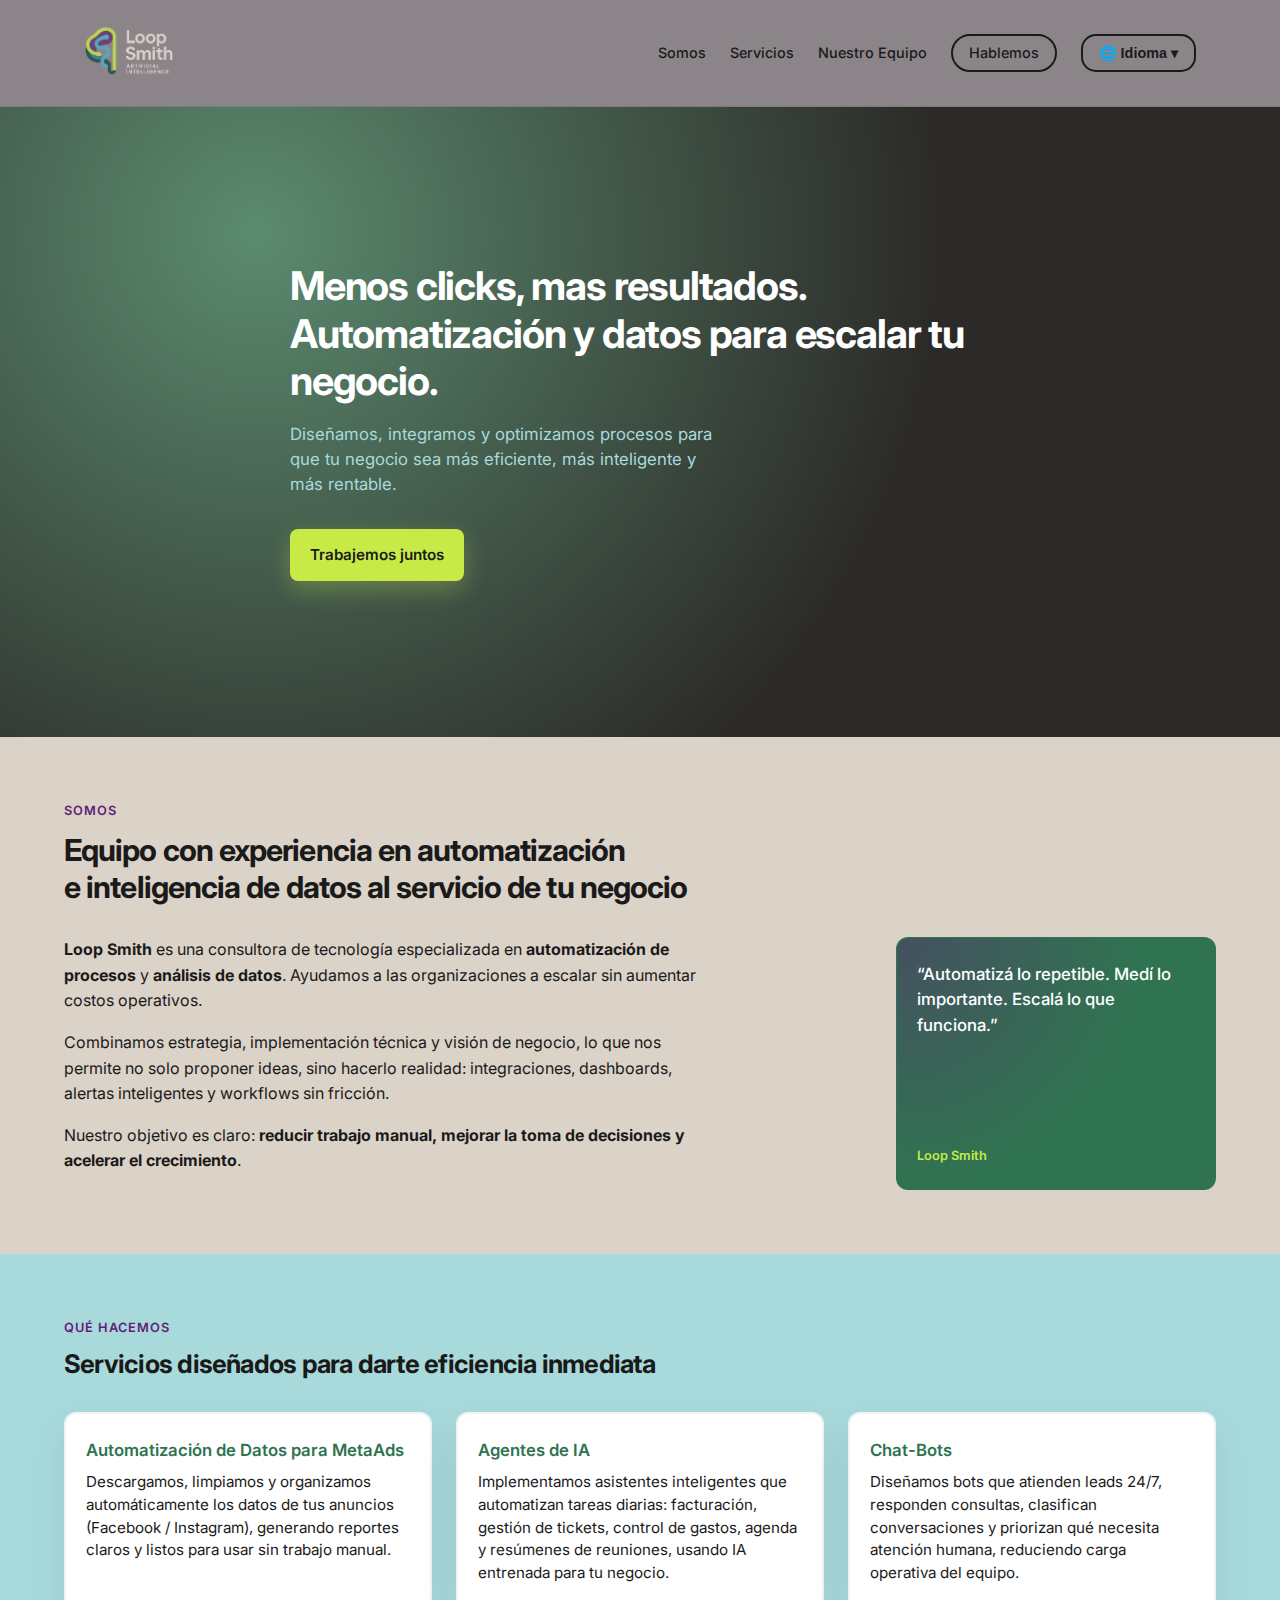
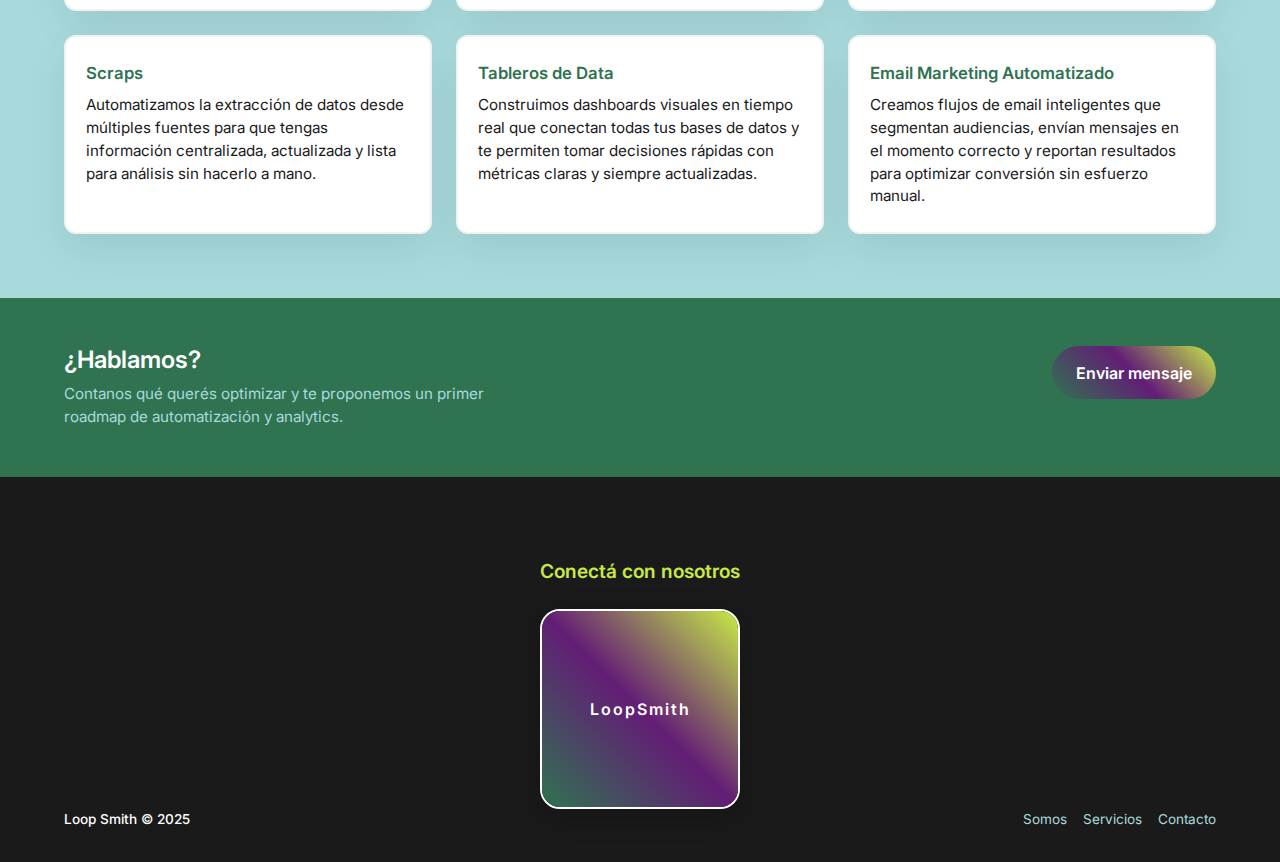
<file: index.html>
<!DOCTYPE html>
<html lang="es">
<head>
  <meta charset="UTF-8" />
  <meta name="viewport" content="width=device-width, initial-scale=1.0" />
 <meta name="description" content="Consultora tecnológica especializada en automatización de procesos, inteligencia artificial y análisis de datos. Impulsamos la eficiencia de tu negocio con soluciones digitales personalizadas.">
  <meta name="keywords" content="LoopSmith, análisis de datos, consultora de tecnología, inteligencia de datos, optimización de procesos" />
   <meta name="author" content="LoopSmith" />
  <title>LoopSmith | Automatización & Análisis de Datos</title>
  <meta property="og:title" content="LoopSmith | Consultora en Automatización, IA y Análisis de Datos">
<meta property="og:description" content="Automatizamos procesos y analizamos datos para impulsar tu crecimiento. Soluciones tecnológicas inteligentes para empresas modernas.">
<meta property="og:image" content="https://www.loop-smith.com/logo_4-Photoroom_2.png">
<meta property="og:url" content="https://www.loop-smith.com/">
<meta property="og:type" content="website">
<meta name="robots" content="index, follow">
<meta name="language" content="es">
<meta name="theme-color" content="#C7EA46">
<link rel="canonical" href="https://www.loop-smith.com/">
   <link rel="icon" type="image/x-icon" href="logo_4-Photoroom_2.png" />
  <link rel="stylesheet" href="styles.css" />
  <link rel="preconnect" href="https://fonts.gstatic.com">
  <link href="https://fonts.googleapis.com/css2?family=Inter:wght@400;500;600;700&display=swap" rel="stylesheet">
  <link rel="icon" type="image/png" href="/favicon-96x96.png" sizes="96x96" />
<link rel="icon" type="image/svg+xml" href="/favicon.svg" />
<link rel="shortcut icon" href="/favicon.ico" />
<link rel="apple-touch-icon" sizes="180x180" href="/apple-touch-icon.png" />
<link rel="manifest" href="/site.webmanifest" />
</head>
<body>

  <!-- NAVBAR -->
<header class="navbar">
  <div class="nav-inner container">

    <!-- SOLO LOGO -->
    <div class="brand">
      <img src="./logo_4-Photoroom_2.png" alt="LoopSmith logo" class="brand-logo" />
    </div>

    <!-- Botón Hamburguesa (solo mobile / tablet) -->
    <button class="nav-toggle" aria-label="Abrir menú" aria-expanded="false">
      <span class="burger-line"></span>
      <span class="burger-line"></span>
      <span class="burger-line"></span>
    </button>

    <!-- Links de navegación -->
    <nav class="nav-links">
  <a href="#somos">Somos</a>
  <a href="#servicios">Servicios</a>
  <a href="equipo.html">Nuestro Equipo</a>
  <a href="#contacto" class="btn-outline">Hablemos</a>
  <div class="language-dropdown">
  <button class="lang-button">🌐 Idioma ▾</button>
  <div class="dropdown-content">
    <a href="index.html" data-lang="es">Español</a>
    <a href="indexEn.html" data-lang="en">English</a>
    <!--<a href="#" data-lang="pt">Português</a>-->
  </div>
</div>
</nav>


  </div>
</header>



  <!-- HERO / PORTADA -->
  <section class="hero">
    <div class="hero-overlay"></div>

    <div class="hero-content container">
      <h1 class="hero-title">
        Menos clicks, mas resultados.<br />
        Automatización y datos para escalar tu negocio. 
        
      </h1>

      <p class="hero-subtitle">
        Diseñamos, integramos y optimizamos procesos para que tu negocio
        sea más eficiente, más inteligente y más rentable.
      </p>

      <a href="#contacto" class="btn-primary">Trabajemos juntos</a>
    </div>
  </section>

  <!-- SOMOS -->
  <section id="somos" class="about container">
    <div class="about-header">
      <p class="eyebrow">SOMOS</p>
      <h2 class="about-title">
        Equipo con experiencia en automatización<br />
        e inteligencia de datos al servicio de tu negocio
      </h2>
    </div>

    <div class="about-content">
      <div class="about-text">
        <p>
          <strong>Loop Smith</strong> es una consultora de tecnología
          especializada en <strong>automatización de procesos</strong> y
          <strong>análisis de datos</strong>.
          Ayudamos a las organizaciones a escalar sin aumentar costos operativos.
        </p>

        <p>
          Combinamos estrategia, implementación técnica y visión de negocio,
          lo que nos permite no solo proponer ideas, sino hacerlo realidad:
          integraciones, dashboards, alertas inteligentes y workflows sin fricción.
        </p>

        <p>
          Nuestro objetivo es claro: <strong>reducir trabajo manual,
          mejorar la toma de decisiones y acelerar el crecimiento</strong>.
        </p>
      </div>

      <div class="about-card">
        <div class="about-card-inner">
          <p class="quote">
            “Automatizá lo repetible. Medí lo importante. Escalá lo que funciona.”
          </p>
          <p class="sig">Loop Smith</p>
        </div>
      </div>
    </div>
  </section>

 <!-- SERVICIOS -->
<section id="servicios" class="services">
  <div class="container">
    <p class="eyebrow">QUÉ HACEMOS</p>
    <h2 class="services-title">
      Servicios diseñados para darte eficiencia inmediata
    </h2>

    <div class="services-grid" >
      <!-- 1 -->
      <div class="service-item">
        <h3>Automatización de Datos para MetaAds</h3>
        <p>
          Descargamos, limpiamos y organizamos automáticamente los datos de tus anuncios (Facebook / Instagram), generando reportes claros y listos para usar sin trabajo manual.
        </p>
      </div>

      <!-- 2 -->
      <div class="service-item">
        <h3>Agentes de IA</h3>
        <p>
          Implementamos asistentes inteligentes que automatizan tareas diarias: facturación, gestión de tickets, control de gastos, agenda y resúmenes de reuniones, usando IA entrenada para tu negocio.
        </p>
      </div>

      <!-- 3 -->
      <div class="service-item">
        <h3>Chat-Bots</h3>
        <p>
          Diseñamos bots que atienden leads 24/7, responden consultas, clasifican conversaciones y priorizan qué necesita atención humana, reduciendo carga operativa del equipo.
        </p>
      </div>

      <!-- 4 -->
      <div class="service-item">
        <h3>Scraps</h3>
        <p>
          Automatizamos la extracción de datos desde múltiples fuentes para que tengas información centralizada, actualizada y lista para análisis sin hacerlo a mano.
        </p>
      </div>

      <!-- 5 -->
      <div class="service-item">
        <h3>Tableros de Data</h3>
        <p>
          Construimos dashboards visuales en tiempo real que conectan todas tus bases de datos y te permiten tomar decisiones rápidas con métricas claras y siempre actualizadas.
        </p>
      </div>

      <!-- 6 (nuevo) -->
      <div class="service-item">
        <h3>Email Marketing Automatizado</h3>
        <p>
          Creamos flujos de email inteligentes que segmentan audiencias, envían mensajes en el momento correcto y reportan resultados para optimizar conversión sin esfuerzo manual.
        </p>
      </div>

    </div>
  </div>
</section>







  <!-- CONTACTO / CTA FINAL -->
  <section id="contacto" class="contact-cta">
    <div class="container contact-inner">
      <div class="contact-text">
        <h2>¿Hablamos?</h2>
        <p>
          Contanos qué querés optimizar y te proponemos un primer roadmap de automatización y analytics.
        </p>
      </div>
      <a class="btn-secondary" href="https://wa.me/5491128662553?text=Hola%20LoopSmith!%20Quisiera%20más%20información%20sobre%20sus%20servicios%20de%20automatización%20y%20tecnología.">Enviar mensaje</a>
    </div>
  </section>

  <footer class="footer">

<div class="footer-social">
  <h4>Conectá con nosotros</h4>
  <div class="social-wrapper">
    <div class="social-card">
      <div class="sc-bg"></div>
      <div class="sc-logo">
      
        <span>LoopSmith</span>
      </div>

      <!-- Instagram -->
      <a class="sc-box sc-box1" href="https://www.instagram.com/loopsmith.arg/" target="_blank" aria-label="Instagram">
        <span class="icon">
          <svg class="svg" viewBox="0 0 24 24">
            <path d="M7 2h10a5 5 0 0 1 5 5v10a5 5 0 0 1-5 5H7a5 5 0 0 1-5-5V7a5 5 0 0 1 5-5Zm5 5.5A4.5 4.5 0 1 0 16.5 12 4.5 4.5 0 0 0 12 7.5Zm0 7.2A2.7 2.7 0 1 1 14.7 12 2.7 2.7 0 0 1 12 14.7Zm5.6-8.3a1.1 1.1 0 1 0 1.1 1.1 1.1 1.1 0 0 0-1.1-1.1Z"/>
          </svg>
        </span>
      </a>

      <!-- LinkedIn -->
      <a class="sc-box sc-box2" href="https://linkedin.com/in/loop-smith-1630a7397" target="_blank" aria-label="LinkedIn">
        <span class="icon">
          <svg class="svg" viewBox="0 0 24 24">
            <path d="M4.98 3.5A2.5 2.5 0 1 1 2.5 6a2.5 2.5 0 0 1 2.48-2.5ZM3 8.98h3.96V21H3Zm6.49 0H13.3v1.65h.05a4.71 4.71 0 0 1 4.23-2.32c4.52 0 5.35 2.98 5.35 6.86V21h-3.96v-5.48c0-1.31-.02-3-1.83-3-1.83 0-2.11 1.43-2.11 2.91V21H9.49Z"/>
          </svg>
        </span>
      </a>

      

      <!-- Mail -->
      <a class="sc-box sc-box4" href="mailto:loopsmiths1@gmail.com" aria-label="Email">
        <span class="icon">
          <svg class="svg" viewBox="0 0 24 24">
            <path d="M20 4H4a2 2 0 0 0-2 2v12a2 2 0 0 0 2 2h16a2 2 0 0 0 2-2V6a2 2 0 0 0-2-2Zm0 4.2-8 5.3L4 8.2V6l8 5.3L20 6Z"/>
          </svg>
        </span>
      </a>
    </div>
  </div>
</div>




    <div class="container footer-inner">
      <div class="footer-brand">Loop Smith © 2025</div>
      <div class="footer-nav">
        <a href="#somos">Somos</a>
        <a href="#servicios">Servicios</a>
        <a href="#contacto">Contacto</a>
      </div>
    </div>
    
  </footer>
<!-- Overlay del popup de servicio -->
<!-- POPUP DE SERVICIO -->
<div id="service-overlay" class="service-overlay hidden">
  <div class="service-popup">
    <button class="close-btn">&times;</button>
    <div class="popup-content">
      <h3 id="popup-title"></h3>
      <p id="popup-description"></p>
    </div>
  </div>
</div>

  <script src="script.js"></script>
</body>
</html>
</file>
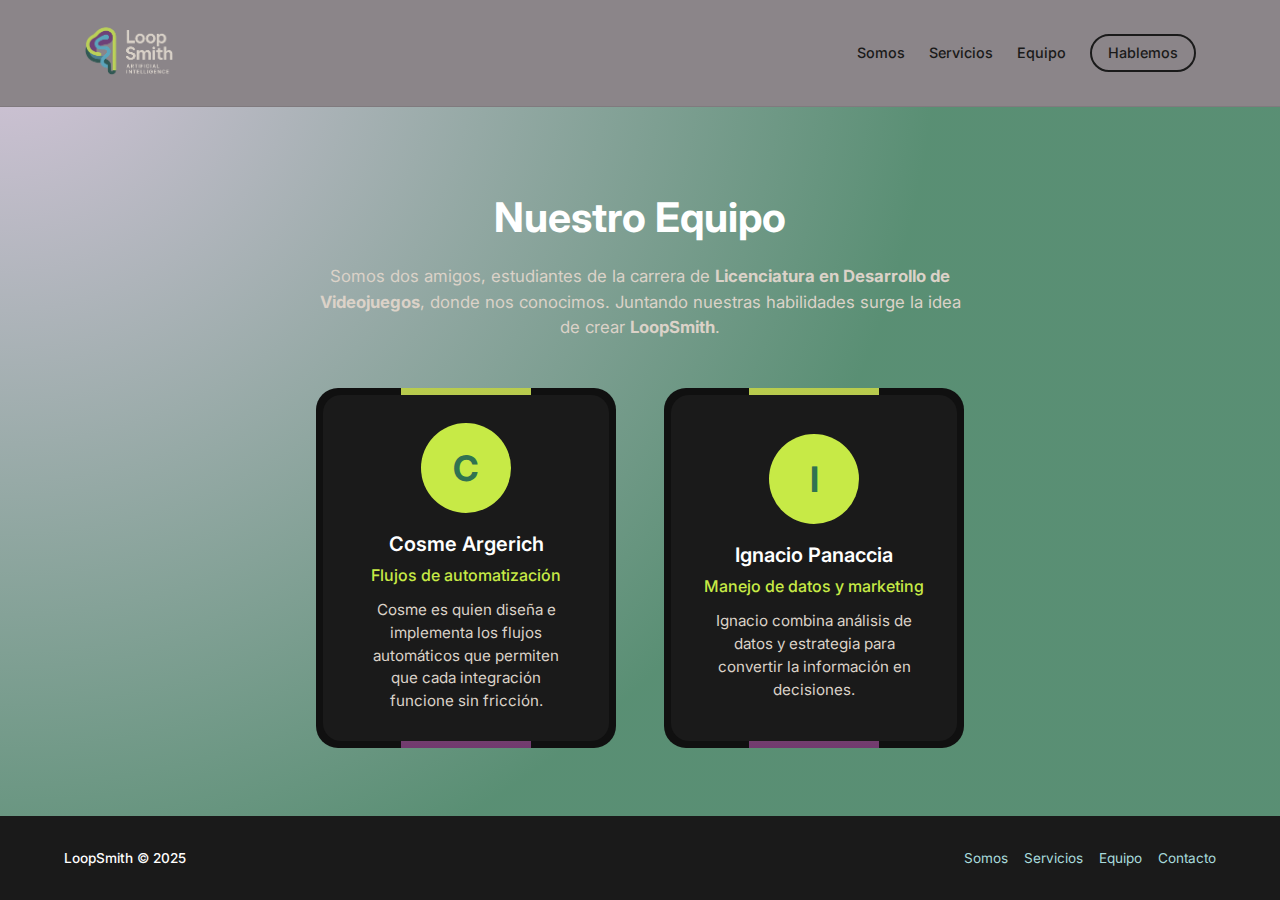
<file: equipo.html>
<!DOCTYPE html>
<html lang="es">
<head>
  <meta charset="UTF-8" />
  <meta name="viewport" content="width=device-width, initial-scale=1.0" />
  <meta name="description" content="Conoce al equipo detrás de LoopSmith, una consultora de tecnología especializada en automatización de procesos y análisis de datos." />
  <meta name="keywords" content="LoopSmith, equipo, consultora de tecnología, automatización de procesos, análisis de datos" />
   <meta name="author" content="LoopSmith" />
    <link rel="icon" type="image/x-icon" href="logo_4-Photoroom_2.png" />
  <title>LoopSmith | Nuestro Equipo</title>
  <link rel="stylesheet" href="styles.css" />
  <link href="https://fonts.googleapis.com/css2?family=Inter:wght@400;500;600;700&display=swap" rel="stylesheet">
  <script type="application/ld+json">
{
  "@context": "https://schema.org",
  "@type": "Organization",
  "name": "LoopSmith",
  "url": "https://www.loop-smith.com",
  "logo": "https://www.loop-smith.com/logo_4-Photoroom_2.png",
  "description": "LoopSmith es una consultora de tecnología especializada en automatización de procesos, inteligencia artificial y análisis de datos.",
  "founder": {
    "@type": "Person",
    "name": "Cosme Argerich & Ignacio Panaccia"
  },
  "sameAs": [
    "https://www.linkedin.com/company/loopsmith",
    "https://www.instagram.com/loopsmith"
  ],
  "address": {
    "@type": "PostalAddress",
    "addressLocality": "Buenos Aires",
    "addressCountry": "AR"
  },
  "contactPoint": {
    "@type": "ContactPoint",
    "contactType": "customer support",
    "email": "contacto@loop-smith.com",
    "availableLanguage": ["Spanish", "English"]
  }
}
</script>
</head>
<body class="team-body">

  <!-- NAVBAR (opcional, igual que la home) -->
  <header class="navbar">
    <div class="nav-inner container">
      <div class="brand">
        <a href="index.html">
          <img src="./logo_4-Photoroom_2.png" alt="LoopSmith logo" class="brand-logo" />
        </a>
      </div>
      <button class="nav-toggle" aria-label="Abrir menú" aria-expanded="false">
        <span class="burger-line"></span>
        <span class="burger-line"></span>
        <span class="burger-line"></span>
      </button>
      <nav class="nav-links">
        <a href="index.html#somos">Somos</a>
        <a href="index.html#servicios">Servicios</a>
        <a href="equipo.html">Equipo</a>
        <a href="index.html#contacto" class="btn-outline">Hablemos</a>
      </nav>
    </div>
  </header>

  <!-- SECCIÓN EQUIPO -->
  <section class="team-section">
    <div class="container">
      <h1 class="team-title">Nuestro Equipo</h1>
      <p class="team-intro">
        Somos dos amigos, estudiantes de la carrera de <strong>Licenciatura en Desarrollo de Videojuegos</strong>, 
        donde nos conocimos. Juntando nuestras habilidades surge la idea de crear <strong>LoopSmith</strong>.
      </p>

      <div class="team-grid">

        <!-- COSME -->
        <div class="team-card">
          <div class="team-avatar">
            <span class="avatar-initial">C</span>
          </div>
          <h3>Cosme Argerich</h3>
          <p class="role">Flujos de automatización</p>
          <p class="desc">
            Cosme es quien diseña e implementa los flujos automáticos que permiten que cada integración funcione sin fricción.
          </p>
        </div>

        <!-- IGNACIO -->
        <div class="team-card">
          <div class="team-avatar">
            <span class="avatar-initial">I</span>
          </div>
          <h3>Ignacio Panaccia</h3>
          <p class="role">Manejo de datos y marketing</p>
          <p class="desc">
            Ignacio combina análisis de datos y estrategia para convertir la información en decisiones.
          </p>
        </div>

      </div>
    </div>
  </section>

  <footer class="footer">
    <div class="container footer-inner">
      <div class="footer-brand">LoopSmith © 2025</div>
      <div class="footer-nav">
        <a href="index.html#somos">Somos</a>
        <a href="index.html#servicios">Servicios</a>
        <a href="equipo.html">Equipo</a>
        <a href="index.html#contacto">Contacto</a>
      </div>
    </div>
  </footer>

  <script src="script.js"></script>
</body>
</html>
</file>
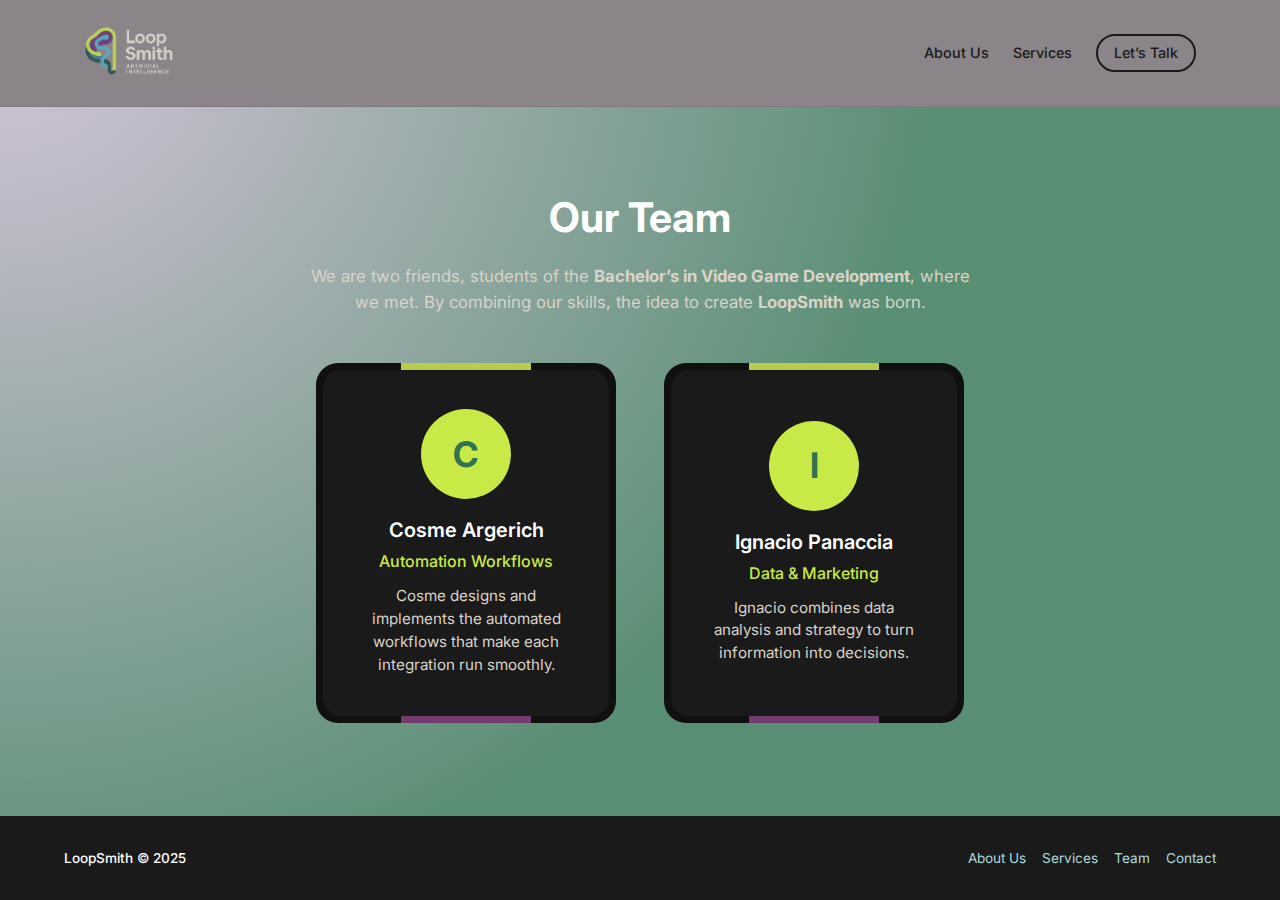
<file: equipoEn.html>
<!DOCTYPE html>
<html lang="en">
<head>
  <meta charset="UTF-8" />
  <meta name="viewport" content="width=device-width, initial-scale=1.0" />
  <title>LoopSmith | Our Team</title>
  <link rel="stylesheet" href="styles.css" />
  <link href="https://fonts.googleapis.com/css2?family=Inter:wght@400;500;600;700&display=swap" rel="stylesheet">
</head>
<body class="team-body">

  <!-- NAVBAR (optional, same as home) -->
  <header class="navbar">
    <div class="nav-inner container">
      <div class="brand">
        <a href="index.html">
          <img src="./logo_4-Photoroom_2.png" alt="LoopSmith logo" class="brand-logo" />
        </a>
      </div>
      <button class="nav-toggle" aria-label="Open menu" aria-expanded="false">
        <span class="burger-line"></span>
        <span class="burger-line"></span>
        <span class="burger-line"></span>
      </button>
      <nav class="nav-links">
        <a href="indexEn.html#somos">About Us</a>
        <a href="indexEn.html#servicios">Services</a>
        
        <a href="indexEn.html#contacto" class="btn-outline">Let’s Talk</a>
      </nav>
    </div>
  </header>

  <!-- TEAM SECTION -->
  <section class="team-section">
    <div class="container">
      <h1 class="team-title">Our Team</h1>
      <p class="team-intro">
        We are two friends, students of the <strong>Bachelor’s in Video Game Development</strong>,
        where we met. By combining our skills, the idea to create <strong>LoopSmith</strong> was born.
      </p>

      <div class="team-grid">

        <!-- COSME -->
        <div class="team-card">
          <div class="team-avatar">
            <span class="avatar-initial">C</span>
          </div>
          <h3>Cosme Argerich</h3>
          <p class="role">Automation Workflows</p>
          <p class="desc">
            Cosme designs and implements the automated workflows that make each integration run smoothly.
          </p>
        </div>

        <!-- IGNACIO -->
        <div class="team-card">
          <div class="team-avatar">
            <span class="avatar-initial">I</span>
          </div>
          <h3>Ignacio Panaccia</h3>
          <p class="role">Data & Marketing</p>
          <p class="desc">
            Ignacio combines data analysis and strategy to turn information into decisions.
          </p>
        </div>

      </div>
    </div>
  </section>

  <footer class="footer">
    <div class="container footer-inner">
      <div class="footer-brand">LoopSmith © 2025</div>
      <div class="footer-nav">
        <a href="index.html#somos">About Us</a>
        <a href="index.html#servicios">Services</a>
        <a href="equipo.html">Team</a>
        <a href="index.html#contacto">Contact</a>
      </div>
    </div>
  </footer>

  <script src="script.js"></script>
</body>
</html>
</file>
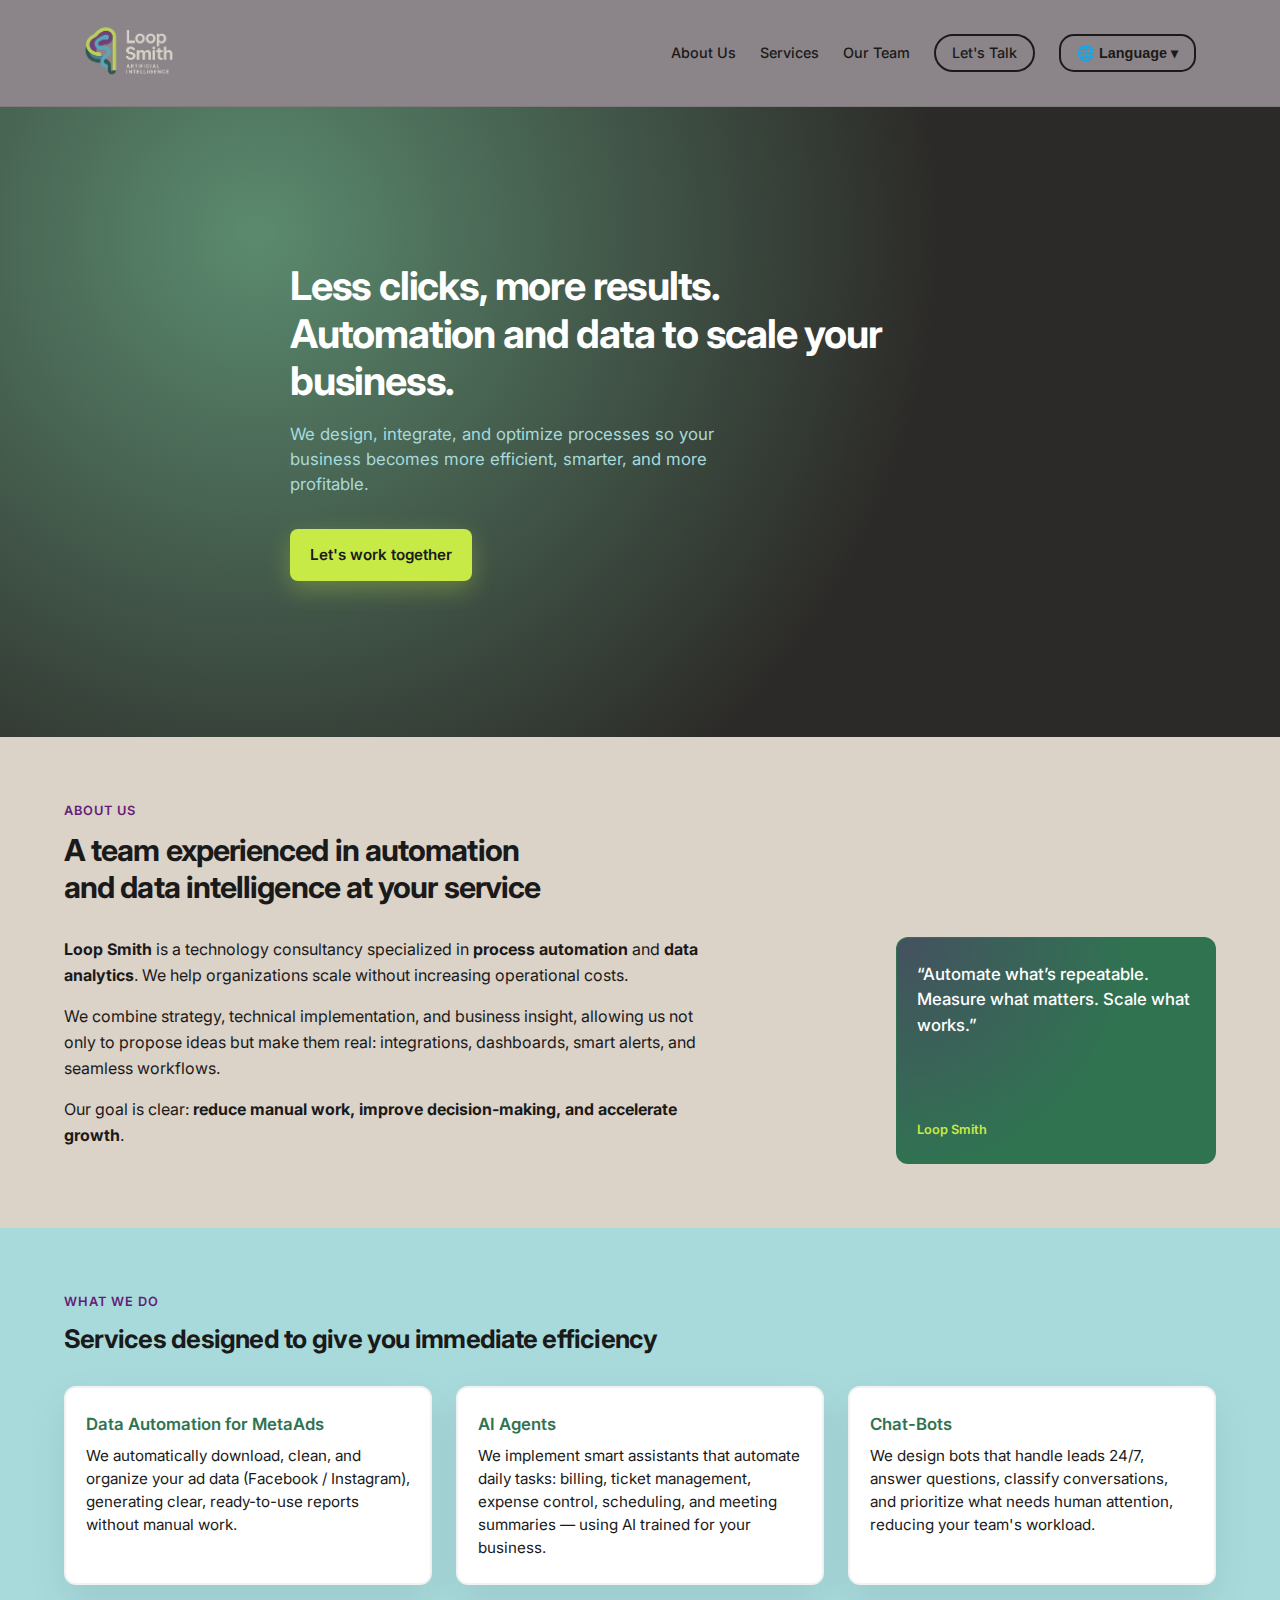
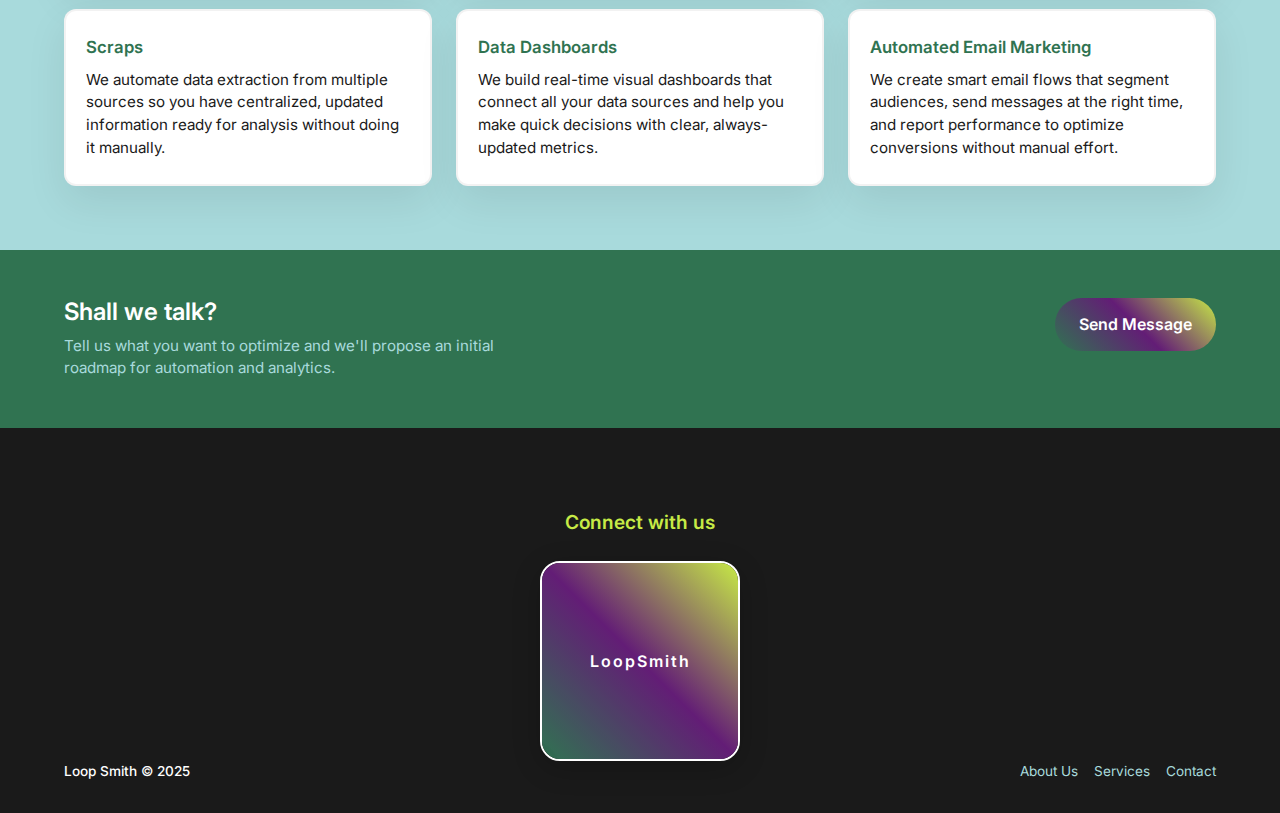
<file: indexEn.html>
<!DOCTYPE html>
<html lang="en">
<head>
  <meta charset="UTF-8" />
  <meta name="viewport" content="width=device-width, initial-scale=1.0" />
  <title>LoopSmith | Automation & Data Analytics</title>
  <link rel="stylesheet" href="styles.css" />
  <link rel="preconnect" href="https://fonts.gstatic.com">
  <link href="https://fonts.googleapis.com/css2?family=Inter:wght@400;500;600;700&display=swap" rel="stylesheet">
</head>
<body>

  <!-- NAVBAR -->
<header class="navbar">
  <div class="nav-inner container">

    <!-- LOGO ONLY -->
    <div class="brand">
      <img src="./logo_4-Photoroom_2.png" alt="LoopSmith logo" class="brand-logo" />
    </div>

    <!-- Hamburger Button (mobile / tablet only) -->
    <button class="nav-toggle" aria-label="Open menu" aria-expanded="false">
      <span class="burger-line"></span>
      <span class="burger-line"></span>
      <span class="burger-line"></span>
    </button>

    <!-- Navigation Links -->
    <nav class="nav-links">
  <a href="#somos">About Us</a>
  <a href="#servicios">Services</a>
  <a href="equipoEn.html">Our Team</a>
  <a href="#contacto" class="btn-outline">Let's Talk</a>
  <div class="language-dropdown">
  <button class="lang-button">🌐 Language ▾</button>
  <div class="dropdown-content">
    <a href="index.html" data-lang="es">Spanish</a>
    <a href="indexEn.html" data-lang="en">English</a>
  </div>
</div>
</nav>


  </div>
</header>



  <!-- HERO -->
  <section class="hero">
    <div class="hero-overlay"></div>

    <div class="hero-content container">
      <h1 class="hero-title">
        Less clicks, more results.<br />
        Automation and data to scale your business.
      </h1>

      <p class="hero-subtitle">
        We design, integrate, and optimize processes so your business
        becomes more efficient, smarter, and more profitable.
      </p>

      <a href="#contacto" class="btn-primary">Let's work together</a>
    </div>
  </section>

  <!-- ABOUT -->
  <section id="somos" class="about container">
    <div class="about-header">
      <p class="eyebrow">ABOUT US</p>
      <h2 class="about-title">
        A team experienced in automation<br />
        and data intelligence at your service
      </h2>
    </div>

    <div class="about-content">
      <div class="about-text">
        <p>
          <strong>Loop Smith</strong> is a technology consultancy
          specialized in <strong>process automation</strong> and
          <strong>data analytics</strong>.
          We help organizations scale without increasing operational costs.
        </p>

        <p>
          We combine strategy, technical implementation, and business insight,
          allowing us not only to propose ideas but make them real:
          integrations, dashboards, smart alerts, and seamless workflows.
        </p>

        <p>
          Our goal is clear: <strong>reduce manual work,
          improve decision-making, and accelerate growth</strong>.
        </p>
      </div>

      <div class="about-card">
        <div class="about-card-inner">
          <p class="quote">
            “Automate what’s repeatable. Measure what matters. Scale what works.”
          </p>
          <p class="sig">Loop Smith</p>
        </div>
      </div>
    </div>
  </section>

 <!-- SERVICES -->
<section id="servicios" class="services">
  <div class="container">
    <p class="eyebrow">WHAT WE DO</p>
    <h2 class="services-title">
      Services designed to give you immediate efficiency
    </h2>

    <div class="services-grid" >
      <!-- 1 -->
      <div class="service-item">
        <h3>Data Automation for MetaAds</h3>
        <p>
          We automatically download, clean, and organize your ad data (Facebook / Instagram), generating clear, ready-to-use reports without manual work.
        </p>
      </div>

      <!-- 2 -->
      <div class="service-item">
        <h3>AI Agents</h3>
        <p>
          We implement smart assistants that automate daily tasks: billing, ticket management, expense control, scheduling, and meeting summaries — using AI trained for your business.
        </p>
      </div>

      <!-- 3 -->
      <div class="service-item">
        <h3>Chat-Bots</h3>
        <p>
          We design bots that handle leads 24/7, answer questions, classify conversations, and prioritize what needs human attention, reducing your team's workload.
        </p>
      </div>

      <!-- 4 -->
      <div class="service-item">
        <h3>Scraps</h3>
        <p>
          We automate data extraction from multiple sources so you have centralized, updated information ready for analysis without doing it manually.
        </p>
      </div>

      <!-- 5 -->
      <div class="service-item">
        <h3>Data Dashboards</h3>
        <p>
          We build real-time visual dashboards that connect all your data sources and help you make quick decisions with clear, always-updated metrics.
        </p>
      </div>

      <!-- 6 -->
      <div class="service-item">
        <h3>Automated Email Marketing</h3>
        <p>
          We create smart email flows that segment audiences, send messages at the right time, and report performance to optimize conversions without manual effort.
        </p>
      </div>

    </div>
  </div>
</section>

  <!-- CONTACT / FINAL CTA -->
  <section id="contacto" class="contact-cta">
    <div class="container contact-inner">
      <div class="contact-text">
        <h2>Shall we talk?</h2>
        <p>
          Tell us what you want to optimize and we'll propose an initial roadmap for automation and analytics.
        </p>
      </div>
      <a class="btn-secondary" href="https://wa.me/5491128662553?text=Hello%20LoopSmith!%20I’d%20like%20more%20information%20about%20your%20automation%20and%20technology%20services.">Send Message</a>
    </div>
  </section>

  <footer class="footer">

<div class="footer-social">
  <h4>Connect with us</h4>
  <div class="social-wrapper">
    <div class="social-card">
      <div class="sc-bg"></div>
      <div class="sc-logo">
        <span>LoopSmith</span>
      </div>

      <!-- Instagram -->
      <a class="sc-box sc-box1" href="https://www.instagram.com/loopsmith.arg/" target="_blank" aria-label="Instagram">
        <span class="icon">
          <svg class="svg" viewBox="0 0 24 24">
            <path d="M7 2h10a5 5 0 0 1 5 5v10a5 5 0 0 1-5 5H7a5 5 0 0 1-5-5V7a5 5 0 0 1 5-5Zm5 5.5A4.5 4.5 0 1 0 16.5 12 4.5 4.5 0 0 0 12 7.5Zm0 7.2A2.7 2.7 0 1 1 14.7 12 2.7 2.7 0 0 1 12 14.7Zm5.6-8.3a1.1 1.1 0 1 0 1.1 1.1 1.1 1.1 0 0 0-1.1-1.1Z"/>
          </svg>
        </span>
      </a>

      <!-- LinkedIn -->
      <a class="sc-box sc-box2" href="https://linkedin.com/in/loop-smith-1630a7397" target="_blank" aria-label="LinkedIn">
        <span class="icon">
          <svg class="svg" viewBox="0 0 24 24">
            <path d="M4.98 3.5A2.5 2.5 0 1 1 2.5 6a2.5 2.5 0 0 1 2.48-2.5ZM3 8.98h3.96V21H3Zm6.49 0H13.3v1.65h.05a4.71 4.71 0 0 1 4.23-2.32c4.52 0 5.35 2.98 5.35 6.86V21h-3.96v-5.48c0-1.31-.02-3-1.83-3-1.83 0-2.11 1.43-2.11 2.91V21H9.49Z"/>
          </svg>
        </span>
      </a>

      <!-- Mail -->
      <a class="sc-box sc-box4" href="mailto:loopsmiths1@gmail.com" aria-label="Email">
        <span class="icon">
          <svg class="svg" viewBox="0 0 24 24">
            <path d="M20 4H4a2 2 0 0 0-2 2v12a2 2 0 0 0 2 2h16a2 2 0 0 0 2-2V6a2 2 0 0 0-2-2Zm0 4.2-8 5.3L4 8.2V6l8 5.3L20 6Z"/>
          </svg>
        </span>
      </a>
    </div>
  </div>
</div>

    <div class="container footer-inner">
      <div class="footer-brand">Loop Smith © 2025</div>
      <div class="footer-nav">
        <a href="#somos">About Us</a>
        <a href="#servicios">Services</a>
        <a href="#contacto">Contact</a>
      </div>
    </div>
    
  </footer>

<!-- SERVICE POPUP -->
<div id="service-overlay" class="service-overlay hidden">
  <div class="service-popup">
    <button class="close-btn">&times;</button>
    <div class="popup-content">
      <h3 id="popup-title"></h3>
      <p id="popup-description"></p>
    </div>
  </div>
</div>

  <script src="scriptEn.js"></script>
</body>
</html>
</file>
<file: styles.css>
/* -------------------------
   PALETA (referencia)
   #8B8589  (taupe gray)        fondo neutro / texto secundario
   #C7EA46  (lime pear)         color principal / acento
   #631D76  (púrpura)           acento contraste
   #A8DADC  (azul suave)        fondo suave / blocks
   #307351  (verde profundo)    profundidad / fondos oscuros
   #dbd2c8  (naranja claro)     fondos claros / tipografía cálida
---------------------------- */

/* RESET SUAVE */
* {
  margin: 0;
  padding: 0;
  box-sizing: border-box;
}
html {
  scroll-behavior: smooth;
}

body {
  font-family: "Inter", system-ui, -apple-system, BlinkMacSystemFont, "Segoe UI", Roboto, sans-serif;
  color: #1a1a1a;
  background-color: #dbd2c8; /* base cálida */
  line-height: 1.5;
}

/* Contenedor ancho fijo tipo landing */
.container {
  width: min(1200px, 90%);
  margin: 0 auto;
}

/* ---------- NAVBAR ---------- */
.navbar {
  background-color: #8B8589; /* color uniforme con el resto del sitio */
  border-bottom: 1px solid rgba(0, 0, 0, 0.08);
  position: sticky;
  top: 0;
  z-index: 1000;
}

.nav-inner {
  display: flex;
  align-items: center;       /* mantiene todo centrado verticalmente */
  justify-content: space-between;
  flex-wrap: nowrap;
  padding: 0.5rem 1.25rem;   /* menos espacio vertical para móviles */
  position: relative;
}

.brand {
  display: flex;
  align-items: center;
}

.brand-logo {
  height: 90px; /* tamaño cómodo en escritorio */
  width: auto;
  display: block;
  transition: height 0.3s ease;
}

/* ---------- LINKS DESKTOP ---------- */
.nav-links {
  display: flex;
  gap: 1.5rem;
  align-items: center;
  position: static;
  background: transparent;
  box-shadow: none;
}

.nav-links a {
  font-size: 0.9rem;
  text-decoration: none;
  color: #1a1a1a;
  font-weight: 500;
}

.nav-links a:hover {
  color: #307351;
}

/* ---------- BOTÓN OUTLINE ---------- */
.btn-outline {
  border: 2px solid #1a1a1a;
  border-radius: 999px;
  padding: 0.6rem 1rem;
  line-height: 1;
  font-weight: 600;
  transition: all 0.18s ease;
  text-decoration: none;
  display: inline-block;
}
.btn-outline:hover {
  background-color: #C7EA46;
  border-color: #C7EA46;
  color: #1a1a1a;
}

/* ---------- HAMBURGUESA ---------- */
.nav-toggle {
  background: none;
  border: none;
  padding: 0.5rem;
  
  cursor: pointer;
  display: none; /* solo visible en mobile */
  flex-direction: column;
  justify-content: center;
  align-items: center;
  gap: 0.35rem;
}

.burger-line {
  width: 24px;
  height: 2px;
  background-color: #1a1a1a;
  border-radius: 2px;
  transition: all 0.2s ease;
}

/* ---------- MOBILE / TABLET ---------- */
@media (max-width: 900px) {
  .nav-toggle {
    display: flex;
    align-self: center;
    margin-left: 75%;
  }

  .nav-links {
    position: absolute;
    top: 100%;
    right: 0;
    left: 0;
    background-color: #dbd2c8;
    border-bottom: 1px solid rgba(0, 0, 0, 0.1);
    box-shadow: 0 16px 40px rgba(0, 0, 0, 0.15);
    flex-direction: column;
    align-items: flex-start;
    gap: 1rem;
    padding: 1rem 1.25rem 1.5rem;
    display: none; /* cerrado por defecto */
  }

  .nav-links a {
    font-size: 1rem;
    width: 100%;
    display: block;
  }

  .btn-outline {
    border-radius: 0.5rem;
  }

  /* Menú abierto */
  .nav-links.open {
    display: flex;
  }

  /* Animación hamburguesa -> X */
  .nav-toggle.active .burger-line:nth-child(1) {
    transform: translateY(7px) rotate(45deg);
  }
  .nav-toggle.active .burger-line:nth-child(2) {
    opacity: 0;
  }
  .nav-toggle.active .burger-line:nth-child(3) {
    transform: translateY(-7px) rotate(-45deg);
  }
  .brand-logo {
    height: 60px; /* logo más pequeño en celulares */
  }

   .nav-inner {
    display: grid;
    grid-template-columns: 1fr 1fr;
  }
  .brand {
    display: flex;
    align-items: center;         /* centra verticalmente el logo dentro del contenedor */
  }
 

}

/* ============================
   SELECTOR DE IDIOMA
============================ */
.language-dropdown {
  position: relative;
  display: inline-block;
  font-family: inherit;
}

.lang-button {
  background-color: #8B8589;
  color: #1a1a1a;
  padding: 0.55rem 1rem;
  font-size: 0.9rem;
  font-weight: 600;
  border: 2px solid #1a1a1a;
  border-radius: 15px;
  cursor: pointer;
  transition: all 0.2s ease;
}

.lang-button:hover {
background-color: #C7EA46;
  border-color: #C7EA46;
  color: #307351;
}

/* Dropdown container */
.dropdown-content {
  display: none;
  position: absolute;
  top: 110%;
  z-index: 100;
  min-width: 160px;
  background-color: #8B8589;
  border: 2px solid #C7EA46;
  border-radius: 0 15px 15px 15px;
  box-shadow: 0 6px 18px rgba(0, 0, 0, 0.25);
  overflow: hidden;
}

/* Links */
.dropdown-content a {
  color: #1a1a1a;
  padding: 10px 14px;
  text-decoration: none;
  display: block;
  transition: all 0.2s ease;
  font-weight: 500;
}

.dropdown-content a:hover {
  background-color: #C7EA46;
  color: #1a1a1a;
}

/* Mostrar dropdown al hover o click */
.language-dropdown:hover .dropdown-content {
  display: block;
}

/* Pequeño ajuste responsive */
@media (max-width: 900px) {
  .language-dropdown {
    width: 100%;
  }
  .dropdown-content {
    left: 0;
    right: auto;
  }
}

/* HERO */
.hero {
  position: relative;
  min-height: 70vh;
  background-image: url('https://images.unsplash.com/photo-1519389950473-47ba0277781c?auto=format&fit=crop&w=1600&q=80');
  background-size: cover;
  background-position: center;
  color: #fff;
  display: flex;
  align-items: center;
}

.hero-overlay {
  position: absolute;
  inset: 0;
  background: radial-gradient(circle at 20% 20%, rgba(48,115,81,0.75) 0%, rgba(0,0,0,0.8) 60%);
  /* mezcla verde profundo + overlay oscuro estilo "serio consultora" */
}

.hero-content {
  position: relative;
  max-width: 700px;
  padding: 4rem 0;
  color: #fff;
}

.hero-title {
  font-size: clamp(2rem, 1.1vw + 1.6rem, 2.75rem);
  font-weight: 700;
  line-height: 1.2;
  letter-spacing: -0.03em;
  color: #fff;
}

.hero-subtitle {
  margin-top: 1rem;
  font-size: 1.05rem;
  font-weight: 400;
  color: #A8DADC; /* azul suave para contraste sobre oscuro */
  max-width: 40ch;
}

.btn-primary {
  display: inline-block;
  margin-top: 2rem;
  background-color: #C7EA46; /* lima enérgico */
  color: #1a1a1a;
  font-weight: 600;
  font-size: 0.95rem;
  padding: 0.9rem 1.25rem;
  border-radius: 0.5rem;
  text-decoration: none;
  box-shadow: 0 8px 24px rgba(199,234,70,0.3);
  transition: all 0.18s ease;
}

.btn-primary:hover {
  background-color: #d8ff4a;
  box-shadow: 0 12px 32px rgba(199,234,70,0.45);
}

/* EYEBROW / etiqueta pequeña arriba del título */
.eyebrow {
  color: #631D76;
  font-size: 0.8rem;
  font-weight: 600;
  letter-spacing: 0.08em;
  text-transform: uppercase;
  margin-bottom: 0.75rem;
}

/* SOMOS */
.about {
  padding: 4rem 0;
  color: #1a1a1a;
}

.about-header {
  margin-bottom: 2rem;
}

.about-title {
  font-size: clamp(1.8rem, 0.5vw + 1.5rem, 2.2rem);
  font-weight: 700;
  line-height: 1.2;
  color: #1a1a1a;
  letter-spacing: -0.03em;
}

.about-content {
  display: grid;
  gap: 2rem;
  grid-template-columns: 1fr minmax(240px, 320px);
}

.about-text p {
  font-size: 1rem;
  line-height: 1.6;
  color: #1a1a1a;
  margin-bottom: 1rem;
  max-width: 65ch;
}

/* tarjeta quote */
.about-card {
  background-color: #307351;
  color: #fff;
  border-radius: 0.75rem;
  padding: 1px; /* truco para borde-gradiente más adelante */
  display: flex;
  align-items: stretch;
}

.about-card-inner {
  background: radial-gradient(circle at 0% 0%, rgba(99,29,118,0.4) 0%, rgba(48,115,81,0) 60%);
  border-radius: 0.75rem;
  padding: 1.5rem 1.25rem;
  display: flex;
  flex-direction: column;
  justify-content: space-between;
  min-height: 200px;
}

.quote {
  font-size: 1.05rem;
  font-weight: 500;
  line-height: 1.5;
  color: #fff;
}

.sig {
  margin-top: 1.5rem;
  font-size: 0.8rem;
  color: #C7EA46;
  font-weight: 600;
}

/* SERVICIOS */
.services {
  background-color: #A8DADC;
  padding: 4rem 0;
  color: #1a1a1a;
}

.services-title {
  font-size: clamp(1.6rem, 0.5vw + 1.2rem, 2rem);
  font-weight: 700;
  line-height: 1.2;
  color: #1a1a1a;
  letter-spacing: -0.03em;
  max-width: 40ch;
  margin-bottom: 2rem;
}

.services-grid {
  display: grid;
  gap: 1.5rem;
  /* Modo mobile por defecto */
  grid-template-columns: 1fr;
}

/* Tablet: 2 columnas si hay espacio suficiente */
@media (min-width: 600px) {
  .services-grid {
    grid-template-columns: repeat(2, 1fr);
  }
}

/* Desktop: exactamente 3 columnas (=> 2 filas de 3 con tus 6 servicios) */
@media (min-width: 900px) {
  .services-grid {
    grid-template-columns: repeat(3, 1fr);
  }
}


.service-item {
  background-color: #fff;
  border-radius: 0.75rem;
  padding: 1.5rem 1.25rem;
  box-shadow: 0 16px 40px rgba(0,0,0,0.08);
  border: 2px solid rgba(0,0,0,0.05);
}

.service-item h3 {
  font-size: 1.05rem;
  font-weight: 600;
  color: #307351;
  margin-bottom: 0.5rem;
}

.service-item p {
  font-size: 0.95rem;
  line-height: 1.5;
  color: #1a1a1a;
}

/* CONTACT CTA */
.contact-cta {
  background-color: #307351;
  color: #fff;
  padding: 3rem 0;
}

.contact-inner {
  display: flex;
  flex-wrap: wrap;
  align-items: flex-start;
  justify-content: space-between;
  gap: 1.5rem;
}

.contact-text h2 {
  font-size: 1.5rem;
  font-weight: 600;
  line-height: 1.2;
  color: #fff;
  margin-bottom: 0.5rem;
}

.contact-text p {
  font-size: 0.95rem;
  color: #A8DADC;
  max-width: 45ch;
  line-height: 1.5;
}

.btn-secondary {
  border: none;
  color: #fff;
  background-image: linear-gradient(45deg, #307351, #631D76, #C7EA46);
  background-size: 100% auto;
  border-radius: 999px;
  font-family: inherit;
  font-size: 1rem;
  padding: 0.9rem 1.5rem;
  font-weight: 600;
  cursor: pointer;
  transition: all 0.3s ease;
  text-decoration: none;
  display: inline-block;
  text-align: center;
  box-shadow: 0 0 0 0 rgba(99, 29, 118, 0.4);
}

.btn-secondary:hover {
  background-position: right center;
  background-size: 200% auto;
  animation: pulseLoopsmith 1.6s infinite;
}

/* ANIMACIÓN DE “PULSO” */
@keyframes pulseLoopsmith {
  0% {
    box-shadow: 0 0 0 0 rgba(199, 234, 70, 0.45); /* verde lima */
  }
  70% {
    box-shadow: 0 0 0 10px rgba(199, 234, 70, 0);
  }
  100% {
    box-shadow: 0 0 0 0 rgba(199, 234, 70, 0);
  }
}

/* FOOTER */
.footer {
  background-color: #1a1a1a;
  color: #fff;
  padding: 2rem 0;
  font-size: 0.85rem;
}

.footer-inner {
  display: flex;
  flex-wrap: wrap;
  justify-content: space-between;
  gap: 1rem;
  align-items: flex-start;
}

.footer-brand {
  color: #fff;
  font-weight: 500;
}

.footer-nav {
  display: flex;
  gap: 1rem;
}

.footer-nav a {
  color: #A8DADC;
  text-decoration: none;
}

.footer-nav a:hover {
  color: #C7EA46;
}

/* RESPONSIVE AJUSTES */
@media (max-width: 768px) {
  .about-content {
    grid-template-columns: 1fr;
  }

  .nav-inner {
    flex-direction: column;
    align-items: flex-start;
    gap: 1rem;
  }

  .nav-links {
    gap: 1rem 1.25rem;
  }
}

/* ================================
   Tarjeta ampliada (popup)
=================================*/
.service-overlay {
  position: fixed;
  top: 0;
  left: 0;
  width: 100%;
  height: 100%;
  background: rgba(20, 20, 20, 0.4);
  backdrop-filter: blur(6px);
  display: flex;
  align-items: center;
  justify-content: center;
  z-index: 200;
  opacity: 0;
  pointer-events: none;
  transition: opacity 0.3s ease;
}
.service-overlay.active {
  opacity: 1;
  pointer-events: all;
}

.service-popup {
  position: relative;
  background: #1a1a1a;
  color: #fff;
  border-radius: 18px;
  padding: 2rem;
  width: min(90%, 600px);
  box-shadow: 0 25px 60px rgba(0,0,0,0.35);
  transform: scale(0.8) translateY(30px);
  opacity: 0;
  transition: all 0.35s ease;
}
.service-overlay.active .service-popup {
  transform: scale(1) translateY(0);
  opacity: 1;
}

.service-popup h3 {
  color: #C7EA46;
  font-size: 1.6rem;
  margin-bottom: 1rem;
}
.service-popup p {
  color: #dbd2c8;
  line-height: 1.6;
  font-size: 1rem;
}

.close-btn {
  position: absolute;
  top: 10px;
  right: 15px;
  font-size: 1.8rem;
  font-weight: 600;
  color: #C7EA46;
  background: none;
  border: none;
  cursor: pointer;
  transition: transform 0.2s ease;
}
.close-btn:hover {
  transform: rotate(90deg) scale(1.1);
}
.service-popup ul {
  text-align: left;
  margin: 0.5rem 0 0.5rem 1.2rem;
  list-style: disc;
  color: #A8DADC;
}
.service-popup strong {
  color: #C7EA46;
}

@media (max-width: 900px) {
  .service-overlay {
    align-items: flex-start; /* popup anclado arriba, no centrado */
    padding-top: 15rem;     /* agrega margen superior */
  }

  .service-popup {
    margin-top: 1.5rem;      /* espacio adicional arriba */
    width: 90%;
    padding: 1.8rem;
    max-height: 85vh;        /* más espacio vertical disponible */
  }
}

@media (max-width: 600px) {
  .service-overlay {
    padding-top: 6rem;       /* más margen superior en celulares */
  }

  .service-popup {
    margin-top: 1.5rem;
    padding: 1.5rem;
    width: 92%;
  }
}








/* ----------------------------
   EQUIPO / NUESTRO EQUIPO
----------------------------- */

.team-body {
 background: radial-gradient(circle at 0% 0%, rgba(99, 29, 118, 0.25) 0%, rgba(48, 115, 81, 0.8) 60%);
  color: #fff;
  min-height: 100vh;
  display: flex;
  flex-direction: column;
}

.team-section {
  flex: 1;
  padding: 5rem 0 3rem;
  color: #fff;
}

.team-title {
  font-size: clamp(2rem, 1.2vw + 1.6rem, 2.75rem);
  font-weight: 700;
  text-align: center;
  margin-bottom: 1rem;
}

.team-intro {
  text-align: center;
  max-width: 60ch;
  margin: 0 auto 3rem;
  font-size: 1.05rem;
  color: #dbd2c8;
}

/* Tarjetas del equipo */
.team-grid {
  display: flex;
  flex-wrap: wrap;
  justify-content: center;
  gap: 3rem; /* más aire entre las tarjetas */
  margin-top: 2rem;
}

.team-card {
  width: 300px; /* más anchas */
  height: 360px; /* más altas */
  background: #101010; /* gris oscuro */
  position: relative;
  display: flex;
  flex-direction: column;
  justify-content: center;
  align-items: center;
  overflow: hidden;
  border-radius: 22px;
  color: #fff;
  text-align: center;
  font-family: inherit;
  transition: transform 0.3s ease;
}

.team-card:hover {
  transform: translateY(-8px) scale(1.04);
}

/* Borde animado */
.team-card::before {
  content: "";
  position: absolute;
  width: 130px;
  height: 140%;
  background-image: linear-gradient(
    180deg,
    #C7EA46, /* verde lima */
    #631D76  /* púrpura */
  );
  animation: rotateBorder 3s linear infinite;
  transition: all 0.2s linear;
}

@keyframes rotateBorder {
  from {
    transform: rotate(0deg);
  }
  to {
    transform: rotate(360deg);
  }
}

/* Fondo interior */
.team-card::after {
  content: "";
  position: absolute;
  inset: 7px;
  border-radius: 18px;
  background: #1a1a1a;
  z-index: 0;
}

/* Contenido */
.team-card .team-avatar {
  width: 90px;
  height: 90px;
  background-color: #C7EA46;
  color: #307351;
  font-weight: 700;
  border-radius: 50%;
  display: flex;
  align-items: center;
  justify-content: center;
  font-size: 2.2rem;
  margin-bottom: 1rem;
  z-index: 1;
  transition: transform 0.4s ease;
}

.team-card:hover .team-avatar {
  transform: scale(1.1) rotate(10deg);
}

.team-card h3 {
  z-index: 1;
  color: #fff;
  font-size: 1.35rem;
  font-weight: 600;
  margin-bottom: 0.4rem;
}

.team-card .role {
  z-index: 1;
  color: #C7EA46;
  font-weight: 500;
  margin-bottom: 0.9rem;
}

.team-card .desc {
  z-index: 1;
  font-size: 1rem;
  color: #dbd2c8;
  line-height: 1.6;
  padding: 0 1rem;
  max-width: 240px;
}

/* Responsive */
@media (max-width: 700px) {
  .team-card {
    width: 85%;
    height: auto;
    padding: 2rem 1.5rem;
  }

  .team-grid {
    gap: 2rem;
  }
}

/* Avatar / iniciales */
.team-avatar {
  width: 80px;
  height: 80px;
  background-color: #C7EA46;
  color: #307351;
  font-weight: 700;
  border-radius: 50%;
  display: flex;
  align-items: center;
  justify-content: center;
  font-size: 2rem;
  margin: 0 auto 1rem;
  transition: transform 0.4s ease;
}
.team-card:hover .team-avatar {
  transform: scale(1.1) rotate(10deg);
}

.team-card h3 {
  margin-bottom: 0.25rem;
  color: #fff;
  font-size: 1.25rem;
  font-weight: 600;
}

.team-card .role {
  color: #C7EA46;
  font-weight: 500;
  margin-bottom: 0.75rem;
}

.team-card .desc {
  font-size: 0.95rem;
  color: #dbd2c8;
  line-height: 1.5;
}
/* ----- FOOTER SOCIAL CARD (INTEGRADO) ----- */

.footer-social {
  margin-top: 3rem;
  text-align: center;
  color: #dbd2c8;
}

.footer-social h4 {
  font-size: 1.2rem;
  font-weight: 600;
  color: #C7EA46;
  margin-bottom: 1.5rem;
}

.social-wrapper {
  display: flex;
  justify-content: center;
  align-items: center;
}

/* Tarjeta */
.social-card {
  position: relative;
  width: 200px;
  height: 200px;
  background: #1a1a1a;
  border-radius: 20px;
  overflow: hidden;
  border: 2px solid #fff;
  box-shadow: rgba(0,0,0,0.2) 0px 7px 29px;
  transition: all 1s ease-in-out;
}

.social-card:hover {
  transform: scale(1.05);
}

.sc-bg {
  position: absolute;
  inset: 0;
  background-image: linear-gradient(45deg, #307351 0%, #631D76 50%, #C7EA46 100%);
}

.sc-logo {
  position: absolute;
  right: 50%;
  bottom: 50%;
  transform: translate(50%, 50%);
  transition: all 0.6s ease-in-out;
  font-size: 1rem;
  font-weight: 600;
  color: #fff;
  letter-spacing: 2px;
  display: flex;
  flex-direction: column;
  align-items: center;
}

.logo-svg {
  fill: white;
  width: 26px;
  height: 26px;
  margin-bottom: 0.4rem;
}

/* Íconos */
.icon {
  display: inline-block;
  width: 20px;
  height: 20px;
}

.svg {
  fill: rgba(255, 255, 255, 0.8);
  width: 100%;
  transition: all 0.5s ease-in-out;
}

.sc-box {
  position: absolute;
  padding: 10px;
  text-align: right;
  background: rgba(255, 255, 255, 0.25);
  border-top: 2px solid #fff;
  border-right: 1px solid #fff;
  border-radius: 12% 13% 42% 0%/10% 12% 75% 0%;
  box-shadow: rgba(0,0,0,0.25) -7px 7px 29px;
  transform-origin: bottom left;
  transition: all 1s ease-in-out;
}

.sc-box::before {
  content: "";
  position: absolute;
  inset: 0;
  border-radius: inherit;
  opacity: 0;
  transition: all 0.5s ease-in-out;
}

.sc-box:hover .svg {
  fill: white;
  filter: drop-shadow(0 0 5px white);
}

/* Instagram */
.sc-box1 {
  width: 70%;
  height: 70%;
  bottom: -70%;
  left: -70%;
}

.sc-box1::before {
  background: radial-gradient(circle at 30% 107%, #C7EA46 0%, #ff53d4 50%, #A8DADC 90%);
}

/* LinkedIn */
.sc-box2 {
  width: 52%;
  height: 52%;
  bottom: -52%;
  left: -52%;
  transition-delay: 0.2s;
}

.sc-box2::before {
  background: radial-gradient(circle at 30% 107%, #A8DADC 0%, #2A66BC 90%);
}

/* Mail — ahora más grande y visible */
.sc-box4 {
  width: 38%;
  height: 38%;
  bottom: -38%;
  left: -38%;
  transition-delay: 0.3s;
}

.sc-box4::before {
  background: radial-gradient(circle at 30% 107%, #ffffff 0%, #8B8589 90%);
}


/* Hover general */
.social-card:hover .sc-box {
  bottom: -1px;
  left: -1px;
}

.social-card:hover .sc-box::before {
  opacity: 1;
}

.social-card:hover .sc-logo {
  transform: translate(70px, -52px);
  letter-spacing: 0px;
}

/* Responsive */
@media (max-width: 600px) {
  .social-card {
    width: 180px;
    height: 180px;
  }
}
</file>
